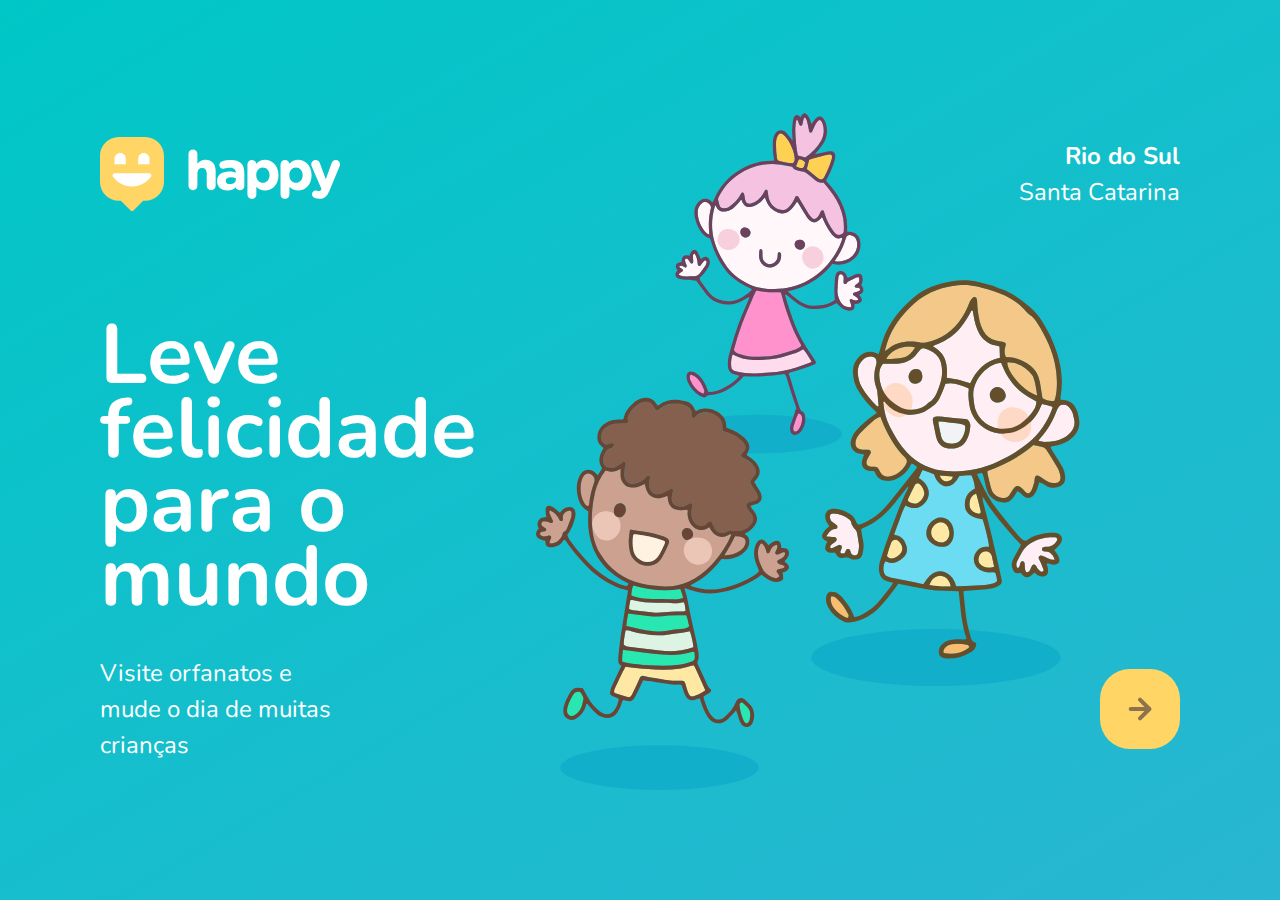
<file: index.html>
<!DOCTYPE html>
<html lang="pt_BR">
  <head>
    <meta charset="UTF-8" />
    <meta name="viewport" content="width=device-width, initial-scale=1.0" />
    <title>Happy</title>

    <link rel="icon" href="./public/images/logo-icon.png" />
    <!--iCONE NA ABA-->

    <link rel="stylesheet" href="./public/css/main.css" />
    <link rel="stylesheet" href="./public/css/animations.css" />
    <link rel="stylesheet" href="./public/css/page-landing.css" />
    <link
      href="https://fonts.googleapis.com/css2?family=Nunito:wght@400;600;800&display=swap"
      rel="stylesheet"
    />
  </head>
  <body>
    <div id="page-landing">
      <div id="container">
        <header>
          <!--CABECALHO-->
          <img
            class="animate-up"
            id="logo"
            src="./public/images/logo.svg"
            alt="Logomarca de Happy"
          />

          <div class="location animate-up">
            <strong>Rio do Sul</strong>
            <!--NEGRITO-->
            <p>Santa Catarina</p>
          </div>
        </header>
        <main>
          <h1 class="animate-up">Leve felicidade para o mundo</h1>

          <section class="visit">
            <p class="animate-up">Visite orfanatos e mude o dia de muitas crianças</p>

            <a class="animate-up" href="orphanages.html" title="Visite orfanatos">
              <img src="./public/images/arrow.svg" alt="Ir para o mapa" />
            </a>
          </section>
        </main>
      </div>
    </div>
  </body>
</html>
</file>
<file: public/css/main.css>
* {
  margin: 0;
  padding: 0;
  box-sizing: border-box;
}
body {
  height: 100vh;
  color: white;
  background: #EBF2F5;
}

:root {
  font-size: 62.5%;
}

body,
input,
button,
textarea {
  font: 400 1.8rem/1 "Nunito", sans-serif;
}
</file>
<file: public/css/page-landing.css>
#page-landing {
    background: linear-gradient(329.54deg, #29B6D1 0%, #00C7C7 100%);

    text-align: center;
    min-height: 100vh;
  
    display: flex;
  }
  
  #container {
    margin: auto;
  
    width: min(90%, 112rem);
  }
  
  .location,
  h1,
  .visit p {
    height: 16vh;
  }

   /*ANIMAÇÕES*/
#logo {
  animation-delay: 50ms;
}

.location {
  animation-delay: 100ms;
}

main h1 {
  animation-delay: 150ms;
  font-size: clamp(4rem, 8vw, 8.4rem);
}

.visit p {
  animation-delay: 200ms;
}
  
  .visit a {
    width: 8rem;
    height: 8rem;
    background: #ffd666;
  
    border: none;
    border-radius: 3rem;
  
    display: flex;
    align-items: center;
    justify-content: center;
  
    margin: auto;

    transition: background 200ms;
    animation-delay: 250ms;
  }

.visit a:hover {
    background: #96feff;
}


/*DESKTOP VERSION*/
@media (min-width: 760px){
  #container {
    padding: 5rem 2rem;

    /*SHORTHAND BACKGROUND: imagem repeat position / size */
    background: url("../images/bg.svg") no-repeat 80% /clamp(30rem, 54vw, 56rem);
  }
  
  header {
    display: flex;
    align-items: center;
    justify-content: space-between;
  }

  .location,
  h1,
  .visit p {
    height: initial;
    text-align: initial;
  }

  .location {
    text-align: right;
    font-size: 2.4rem;
    line-height: 1.5;
  }

  main h1 {
    font-weight: bold;
    line-height: 0.88;
    
    margin: clamp(10%, 9vh, 12%) 0 4rem;

    width: min(300px, 80%);
  }

  .visit {
    display: flex;
    align-items: center;
    justify-content: space-between;
  }

  .visit p {
    font-size: 2.4rem;
    line-height: 1.5;
    width: clamp(20rem, 20vw, 30rem);
  }

  .visit a {
    margin: initial;
  }
}
</file>
<file: public/css/animations.css>
/*ANIMAÇÕES*/
@keyframes up {
    from {
        opacity: 0;
        transform: translateY(16px);
    }
    to {
        opacity: 1;
        transform: translateY(0);
    }
}

.animate-up {
    animation-name: up;
    animation-duration: 300ms;
    animation-fill-mode: backwards;
}

@keyframes right {
    from {
        transform: translateX(-100%);
    }
    to {
        transform: translateX(0);
    }
}

.animate-right {
    animation-name: right;
    animation-duration: 300ms;
}

@keyframes appear {
    from { 
        opacity: 0;
    }
    to {
        opacity: 1;
    }
}

.animate-appear {
    animation-name: appear;
    animation-duration: 300ms;
    animation-fill-mode: backwards;
}
</file>
